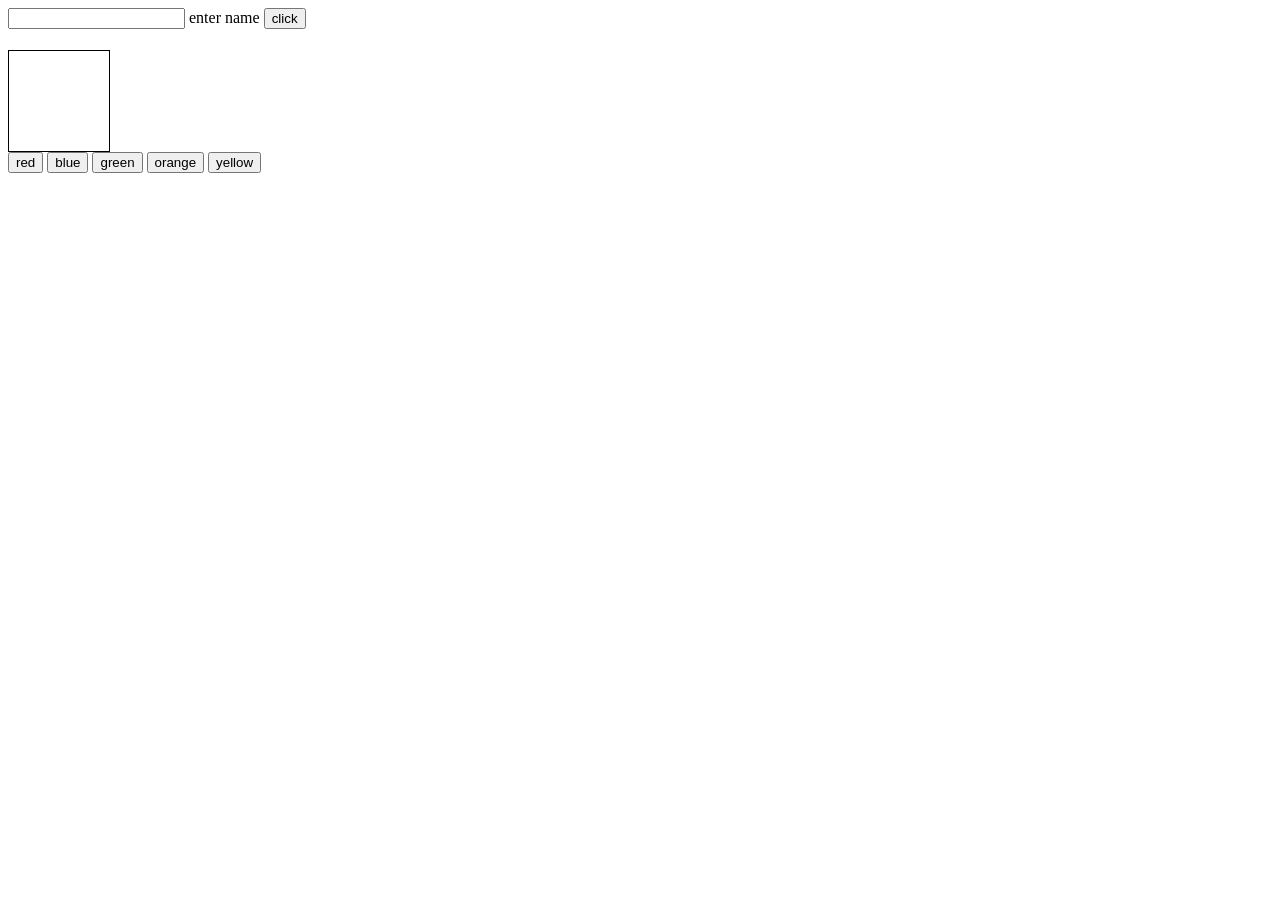
<file: begin/index.html>
<!DOCTYPE html>
<html lang="en">

<head>
    <meta charset="UTF-8">
    <meta name="viewport" content="width=device-width, initial-scale=1.0">
    <title>Document</title>
    <link rel="stylesheet" href="style.css">
</head>

<body>
    <input type="text" id="inp" title="name">
    <label for="name">enter name</label>
    <button onclick="display()">click</button>
    <h1 id="demo"></h1>

    <div id="screen">

    </div>
    <button onclick="color('red')">red</button>
    <button onclick="color('blue')">blue</button>
    <button onclick="color('green')">green</button>
    <button onclick="color('orange')">orange</button>
    <button onclick="color('yellow')">yellow</button>

    <script src="script.js" >
        

        
            
    </script>
</body>

</html>
</file>
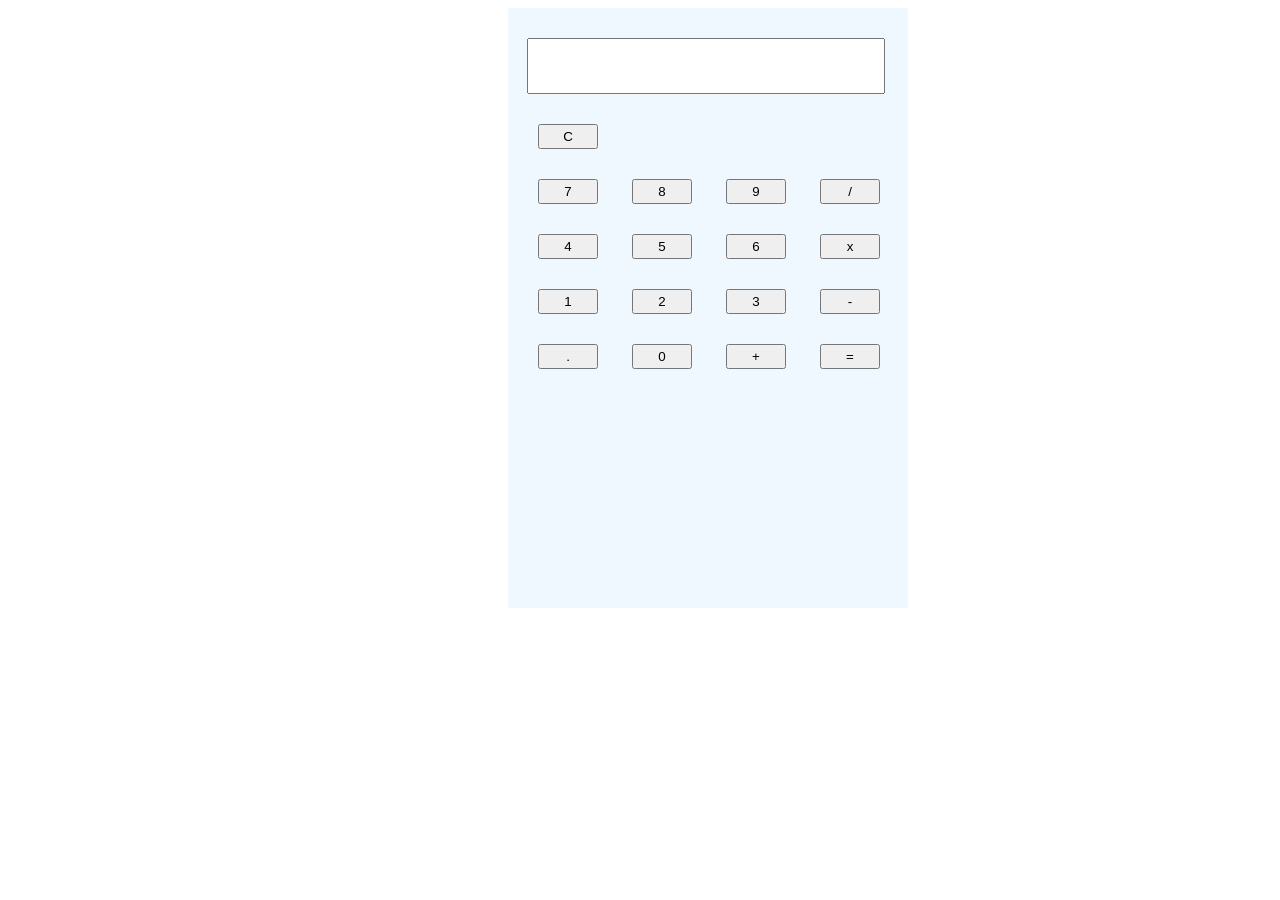
<file: calculator/index.html>
<!DOCTYPE html>
<html lang="en">

<head>
    <meta charset="UTF-8">
    <meta name="viewport" content="width=device-width, initial-scale=1.0">
    <title>Document</title>
    <link rel="stylesheet" href="style.css">
</head>

<body>
    <div class="main-body">
        <div class="calc">
            <div class="output">
                <input type="text" id="screen">
            </div>
            <div class="button">
                <button onclick="clearDisplay()"  class="btn">C</button>
                <div class="rows">
                    <button onclick="buttonClick('7')"  class="btn">7</button>
                    <button onclick="buttonClick('8')"  class="btn">8</button>
                    <button onclick="buttonClick('9')"  class="btn">9</button>
                    <button onclick="buttonClick('/')"  class="btn">/</button>
                </div>
                <div class="rows">
                    <button onclick="buttonClick('4')"  class="btn">4</button>
                    <button onclick="buttonClick('5')"  class="btn">5</button>
                    <button onclick="buttonClick('6')"  class="btn">6</button>
                    <button onclick="buttonClick('*')"  class="btn">x</button>
                </div>
                <div class="rows">
                    <button onclick="buttonClick('1')"  class="btn">1</button>
                    <button onclick="buttonClick('2')"  class="btn">2</button>
                    <button onclick="buttonClick('3')"  class="btn">3</button>
                    <button onclick="buttonClick('-')"  class="btn">-</button>
                </div>
                <div class="rows">
                    <button onclick="buttonClick('.')"  class="btn">.</button>
                    <button onclick="buttonClick('0')"  class="btn">0</button>
                    <button onclick="buttonClick('+')"  class="btn">+</button>
                    <button onclick="equalClick('=')"  class="btn">=</button>
                </div>
            </div>

        </div>
    </div>
</body>
<script src="script.js"></script>

</html>
</file>
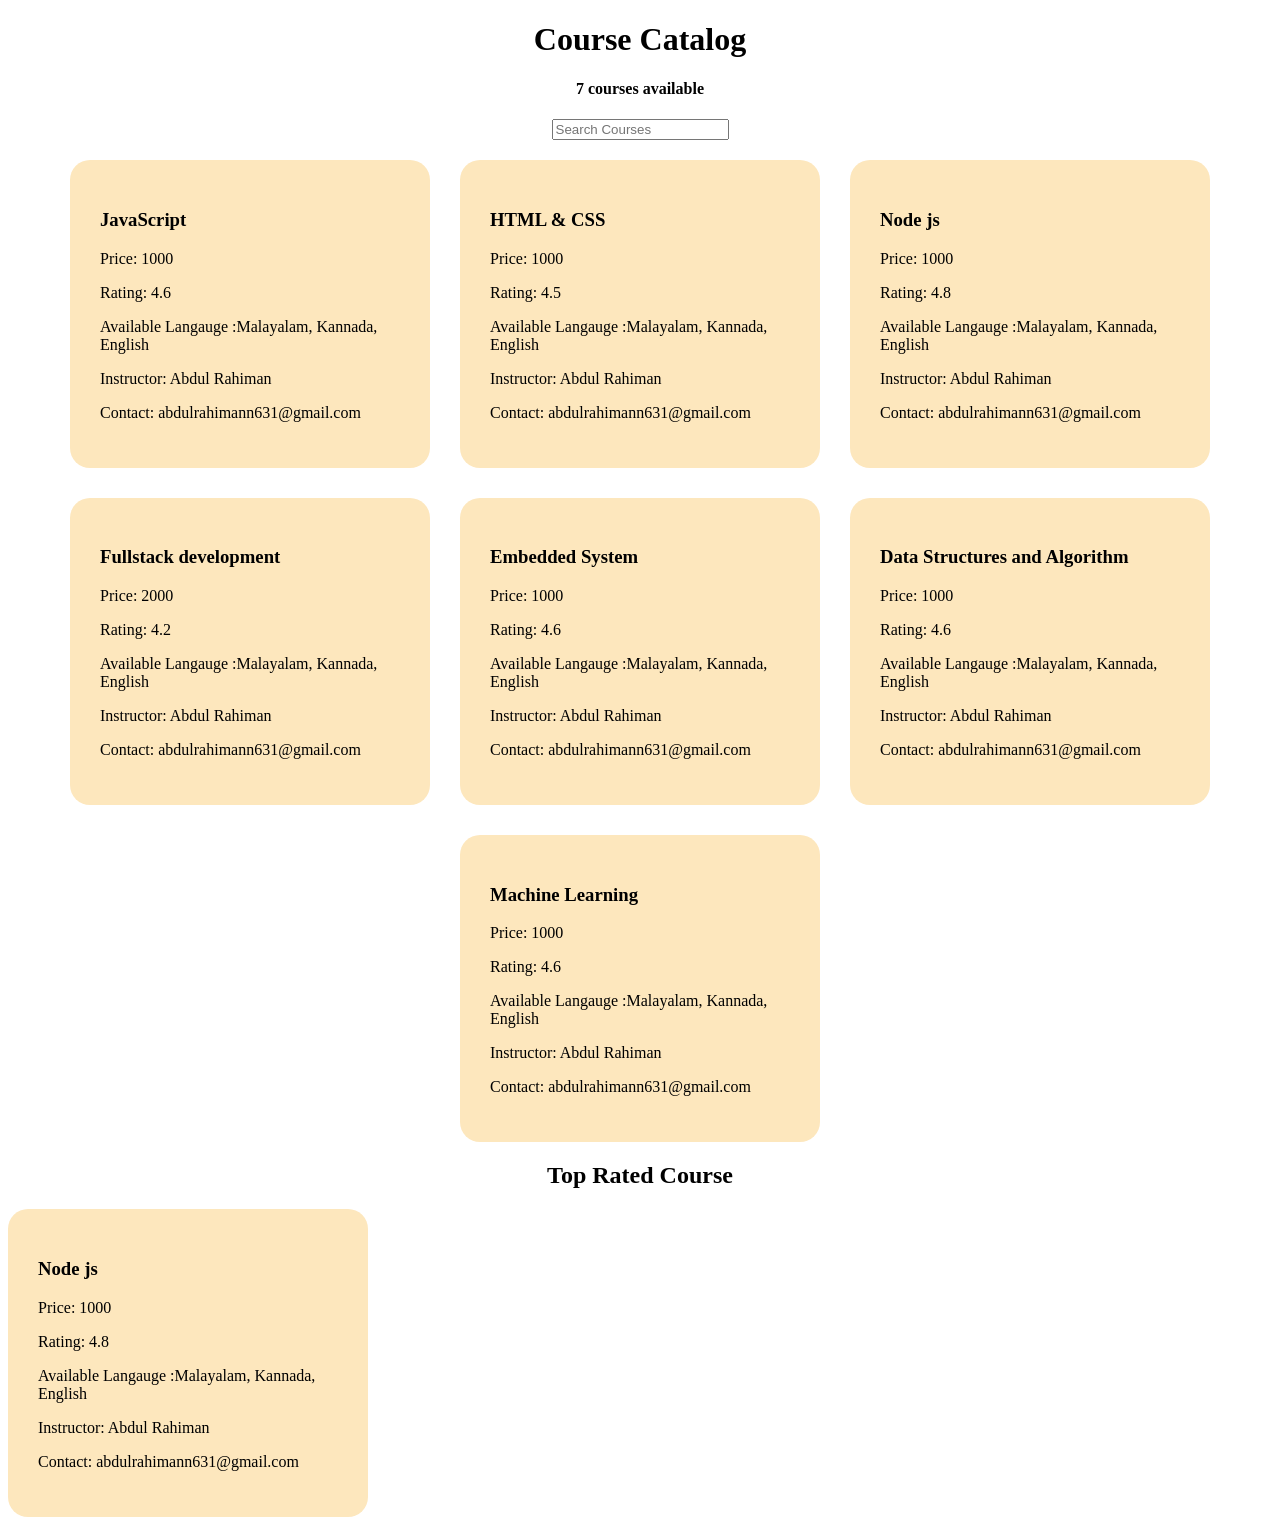
<file: course_catalog/index.html>
<!DOCTYPE html>
<html lang="en">
<head>
    <meta charset="UTF-8">
    <meta name="viewport" content="width=device-width, initial-scale=1.0">
    <title>Course - Catalog</title>
    <link rel="stylesheet" href="style.css">
    <script defer src="script.js"></script>
</head>
<body>
    <header class="center bottomSpace">
        
        <h1 >Course Catalog</h1>
        <h4  id="courseCount"></h4>
        <input type="text"  id="search" placeholder="Search Courses">
    </header>
    <section id="course-container">
        
        
    </section>

    <section >
        
        <h2 class="center">Top Rated Course</h2>
        <div id="topcourse-container"></div>
        
    </section>
</body>
</html>
</file>
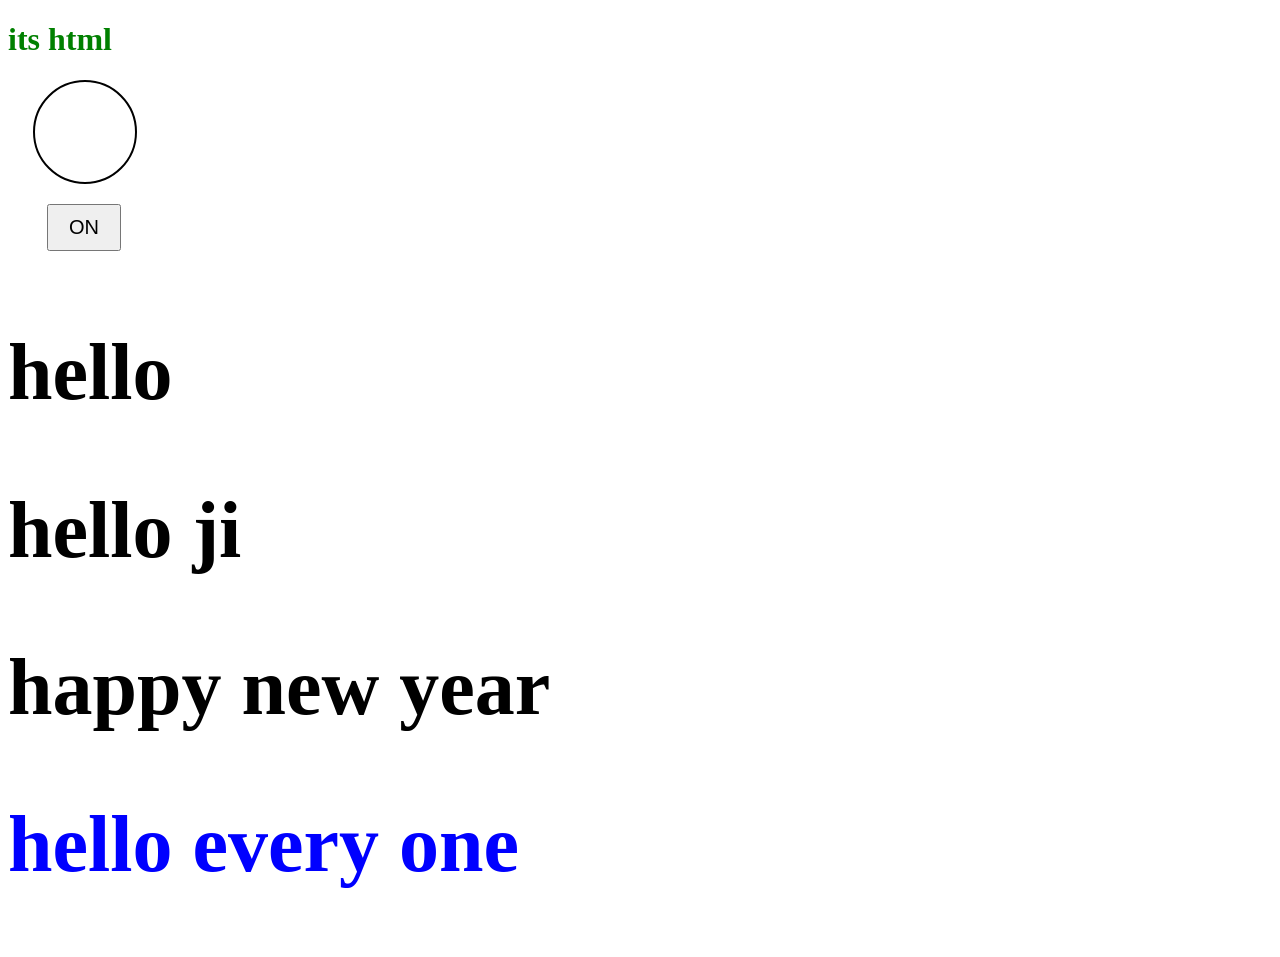
<file: DOM/index.html>
<!DOCTYPE html>
<html lang="en">
<head>
    <meta charset="UTF-8">
    <meta name="viewport" content="width=device-width, initial-scale=1.0">
    <title>Document</title>
    <link rel="stylesheet" href="style.css">
</head>
<body>
    <h1>hello world</h1>
    <div id="bulb">

    </div>
    <button>ON</button>

    <!-- multiple events at same time -->
     <h2>hello</h2>
     <h2>hello ji</h2>
     <h2 id="cont"></h2>
     <h2 id="hello">hello ji ji hello </h2>
</body>
<script src="script.js"></script>
</html>
</file>
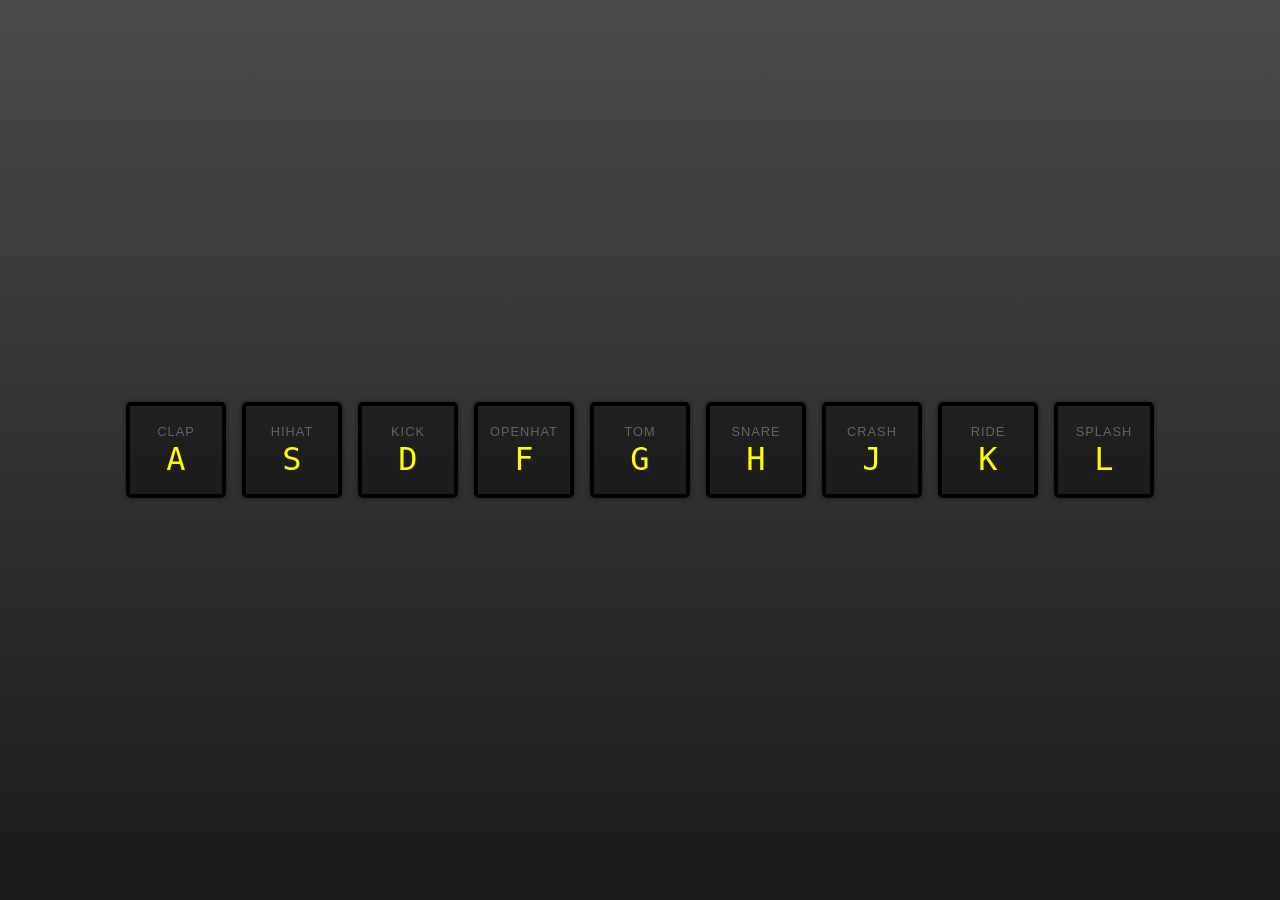
<file: drumkit/index.html>
<!DOCTYPE html>
<html lang="en">
<head>
    <meta charset="UTF-8">
    <meta name="viewport" content="width=device-width, initial-scale=1.0">
    <link rel="stylesheet" href="style.css">
    <title>Document</title>
</head>
<body>
    <div class="keys">
        <div data-key="65"  class="key" onclick="play()">
            <span class="sound">clap</span>
            <kbd class="letter">A</kbd>
        </div>

        <div data-key="83" class="key" onclick="play()">
            <span class="sound">hihat</span>
            <kbd class="letter">S</kbd>
        </div>

        <div data-key="68" class="key" onclick="play()">
            <span class="sound">kick</span>
            <kbd class="letter">D</kbd>
        </div>

        <div data-key="70" class="key" onclick="play()">
            <span class="sound">openhat</span>
            <kbd class="letter">F</kbd>
        </div>

        <div data-key="71" class="key" onclick="play()">
            <span class="sound">tom</span>
            <kbd class="letter">G</kbd>
        </div>

        <div data-key="72" class="key" onclick="play()">
            <span class="sound">snare</span>
            <kbd class="letter">H</kbd>
        </div>

        <div data-key="74" class="key" onclick="play()">
            <span class="sound">crash</span>
            <kbd class="letter">J</kbd>
        </div>

        <div data-key="75" class="key" onclick="play()">
            <span class="sound">ride</span>
            <kbd class="letter">K</kbd>
        </div>

        <div data-key="76" class="key" onclick="play()">
            <span class="sound">splash</span>
            <kbd class="letter">L</kbd>
        </div>
    </div>
    <audio data-key="65" src="sounds/clap.wav"></audio>
    <audio data-key="83" src="sounds/hihat.wav"></audio>
    <audio data-key="68" src="sounds/kick.wav"></audio>
    <audio data-key="70" src="sounds/openhat.wav"></audio>
    <audio data-key="71" src="sounds/tom.wav"></audio>
    <audio data-key="72" src="sounds/snare.wav"></audio>
    <audio data-key="74" src="sounds/crash.wav"></audio>
    <audio data-key="75" src="sounds/ride.wav"></audio>
    <audio data-key="76" src="sounds/splash.wav"></audio>


    <script src="script.js"></script>
    
       
</body>
</html>
</file>
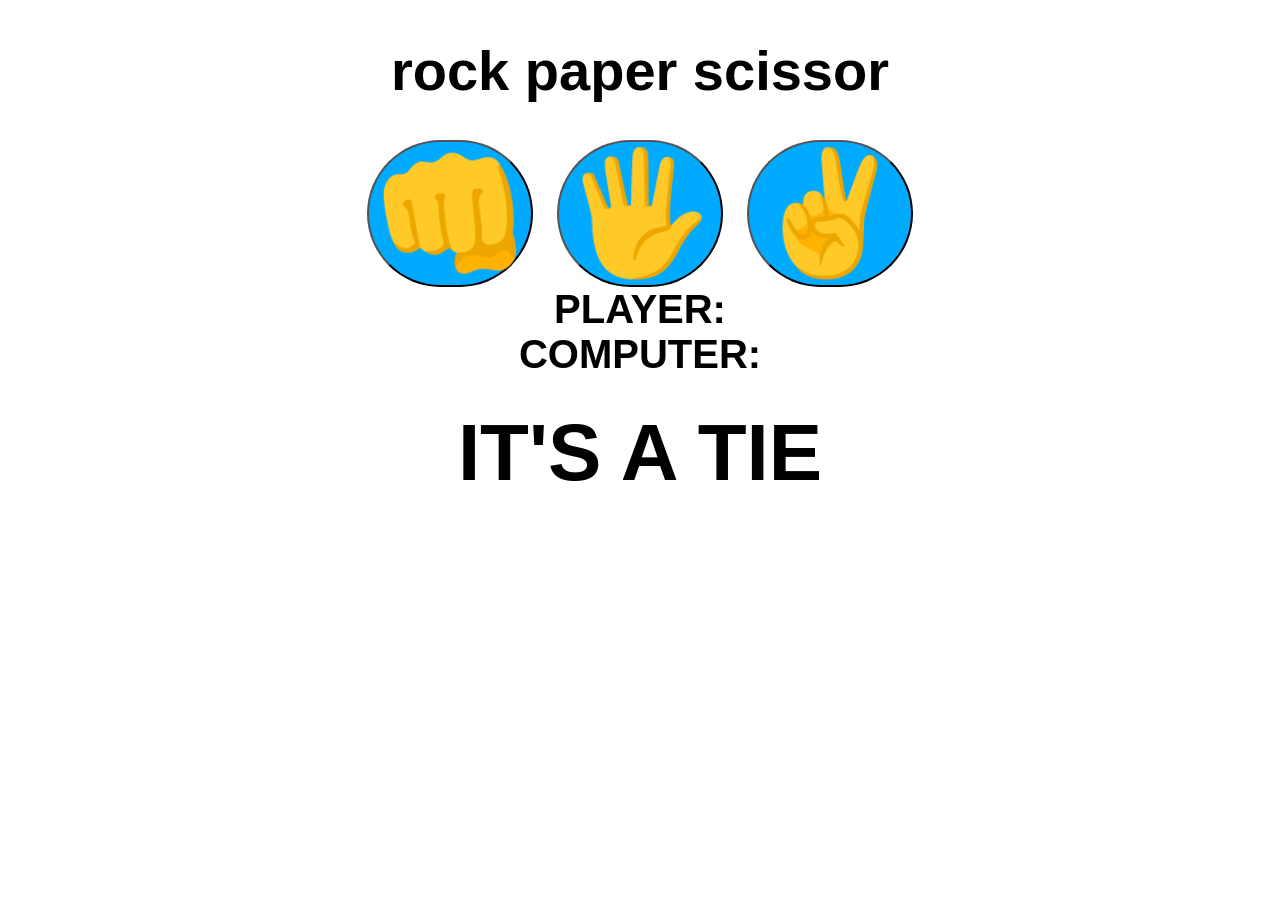
<file: rockpaper/index.html>
<!DOCTYPE html>
<html lang="en">

<head>
    <meta charset="UTF-8">
    <meta name="viewport" content="width=device-width, initial-scale=1.0">
    <title>Document</title>
    <link rel="stylesheet" href="style.css">
</head>


<body>
    <h1>rock paper scissor</h1>
    <div id="choices">
        <button onclick="playgame('rock')">👊</button>
        <button onclick="playgame('paper')">🖐️</button>
        <button onclick="playgame('scissor')">✌️</button>
    </div>
    <div id="playerdisplay">PLAYER:</div>
    <div id="computerdisplay">COMPUTER:</div>
    <div id="resultdisplay">IT'S A TIE</div>

    <script src="script.js">
     
    </script> 
</body>

</html>
</file>
<file: begin/style.css>
#screen{
    height: 100px;
    width: 100px;
    border: 1px solid;
}
</file>
<file: calculator/style.css>
.calc{
    background-color: aliceblue;
    height: 600px;
    width: 400px;
    margin-left: 500px;
    
}
#screen{
    width: 350px;
    height: 50px;
    margin-top: 30px;
    margin-left: 19px;
    pointer-events: none;
}
.btn{
    width: 60px;
    height: 25px;
    margin-top: 30px;
    margin-left: 30px;
}
</file>
<file: course_catalog/style.css>
.center{
    text-align: center;
}
.course-card{
    
    background-color: #fde7bd;
    padding: 30px;
    width: 300px;
    border-radius: 20px;
}
#course-container{
    display: flex;
    gap: 30px;
    flex-wrap: wrap;
    justify-content: center;
}
.bottomSpace{
    margin-bottom: 20px;
}
</file>
<file: DOM/style.css>
#bulb{
    height: 100px;
    width: 100px;
    border-radius: 50%;
    border: 2px solid black;
  
    margin: 10px 25px;
}
button{
    padding: 10px 20px;
    font-size: 20px;
    margin: 10px 39px;
}
h2{
    font-size: 80px;
    font-weight: 800px;
}
</file>
<file: drumkit/style.css>
* {
    box-sizing: border-box;
}

html, body {
    height: 100%;
    margin: 0;
    display: flex;
    align-items: center;
    justify-content: center;
    background: linear-gradient(to bottom, #4a4a4a, #1a1a1a);
    font-family: 'Helvetica Neue', Helvetica, Arial, sans-serif;
}

.keys {
    display: flex;
    flex-wrap: wrap;
    justify-content: center;
    gap: 1rem;
    padding: 1rem;
}

.key {
    background: rgba(0, 0, 0, 0.4);
    border: 4px solid black;
    border-radius: 5px;
    margin: 0;
    padding: 1rem 0.5rem;
    width: 100px;
    text-align: center;
    color: white;
    text-transform: uppercase;
    box-shadow: 0 0 5px rgba(0, 0, 0, 0.5);
    transition: all 0.07s ease;
    cursor: pointer;
}

.key kbd {
    display: block;
    font-size: 2rem;
    color: yellow;
}

.key .sound {
    font-size: 0.8rem;
    color: #666;
    letter-spacing: 1px;
}

/* This is the class your JS should toggle on keydown/click */
.key.playing {
    transform: scale(1.1);
    border-color: yellow; 
    box-shadow: 0 0 20px yellow;
}
</file>
<file: rockpaper/style.css>
body{
        font-family: sans-serif;
        font-weight: bold;
        margin: 0;
        display: flex;
        flex-direction: column;
        align-items: center;
    }
    h1{
        font-size: 3.5rem;
        color: black;

    }
    .choices{
        margin-bottom: 7.5rem;
        
    }
    .choices,button{
        font-size: 7.5rem;
        min-width: 160px;
        margin: 0 10px;
        border-radius: 250px;
        background-color: hsl(200, 100%, 50%);
        
    }
    .choices,button:hover{
        background-color: rgb(24, 157, 224);
    }
    #playerdisplay,#computerdisplay{
        font-size: 2.5rem;
    }
    #resultdisplay{
        font-size: 5rem;
        margin: 30px 0;
    }
</file>
